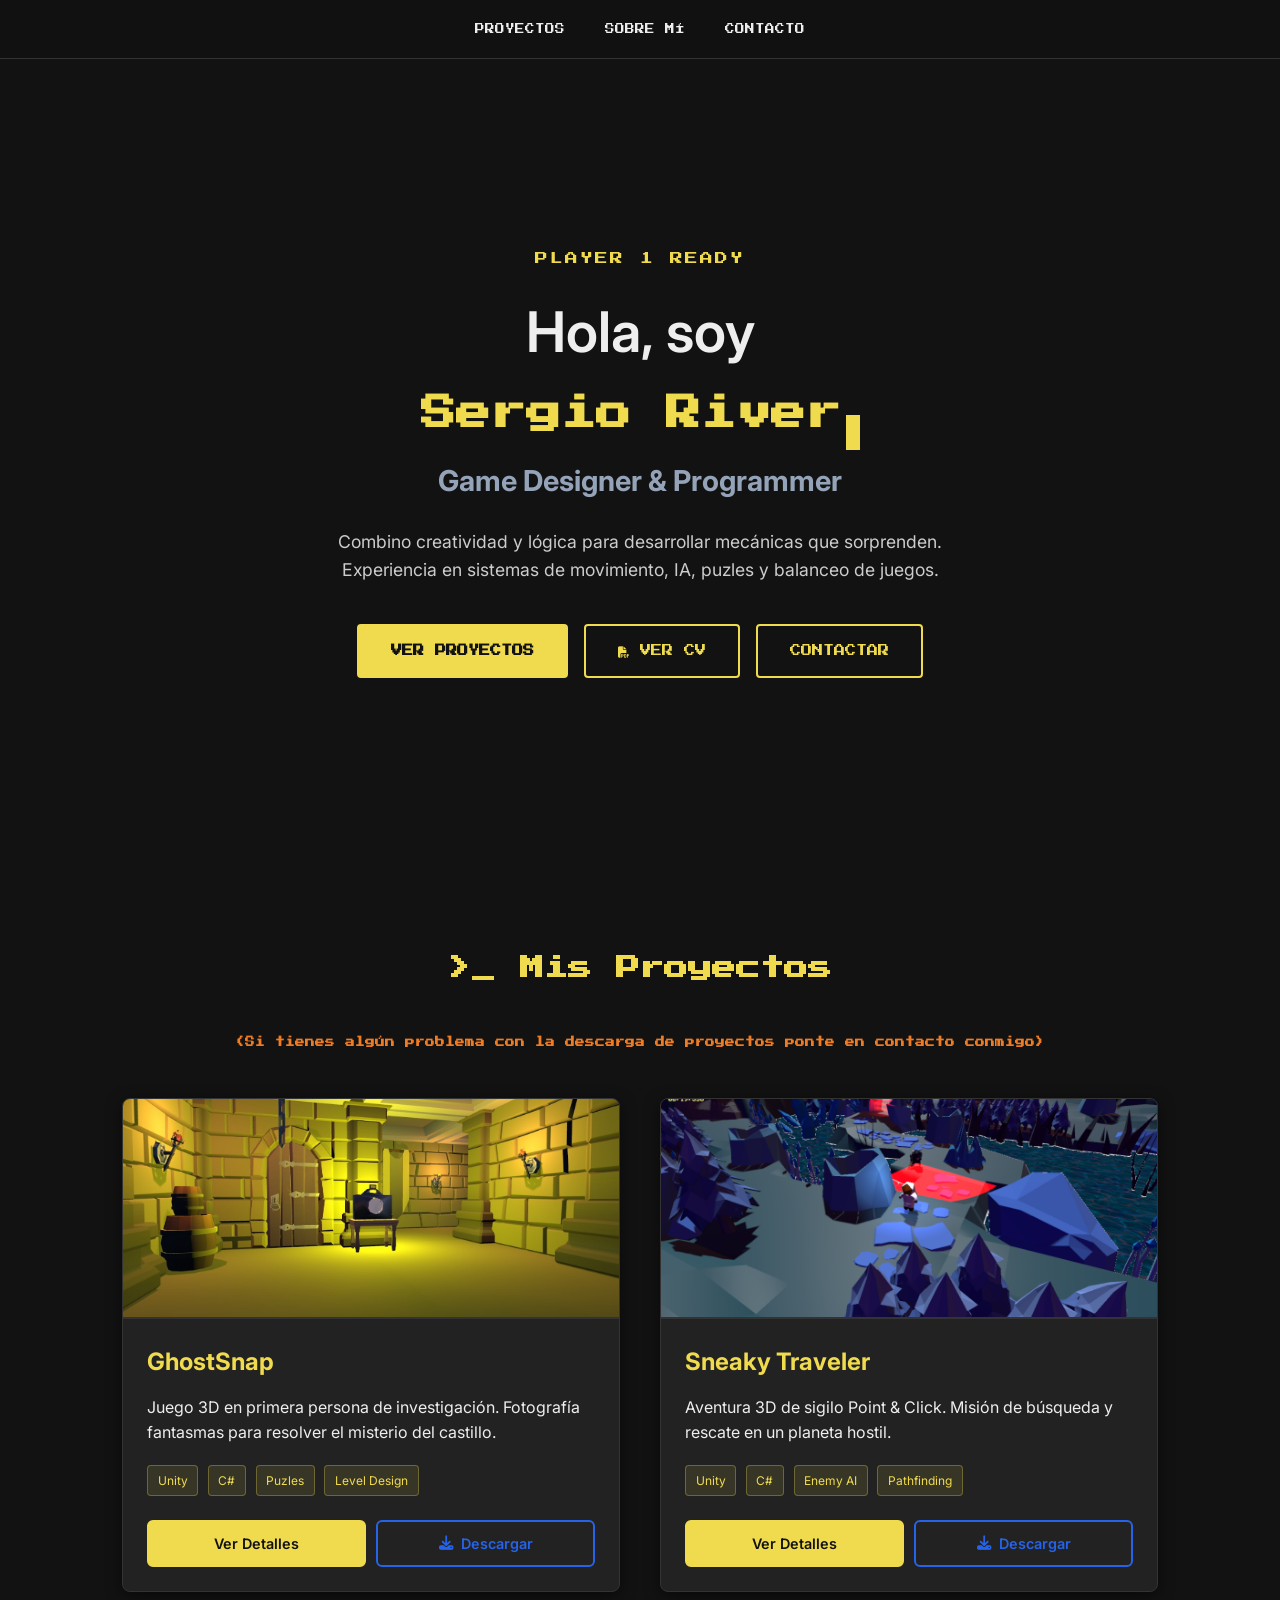
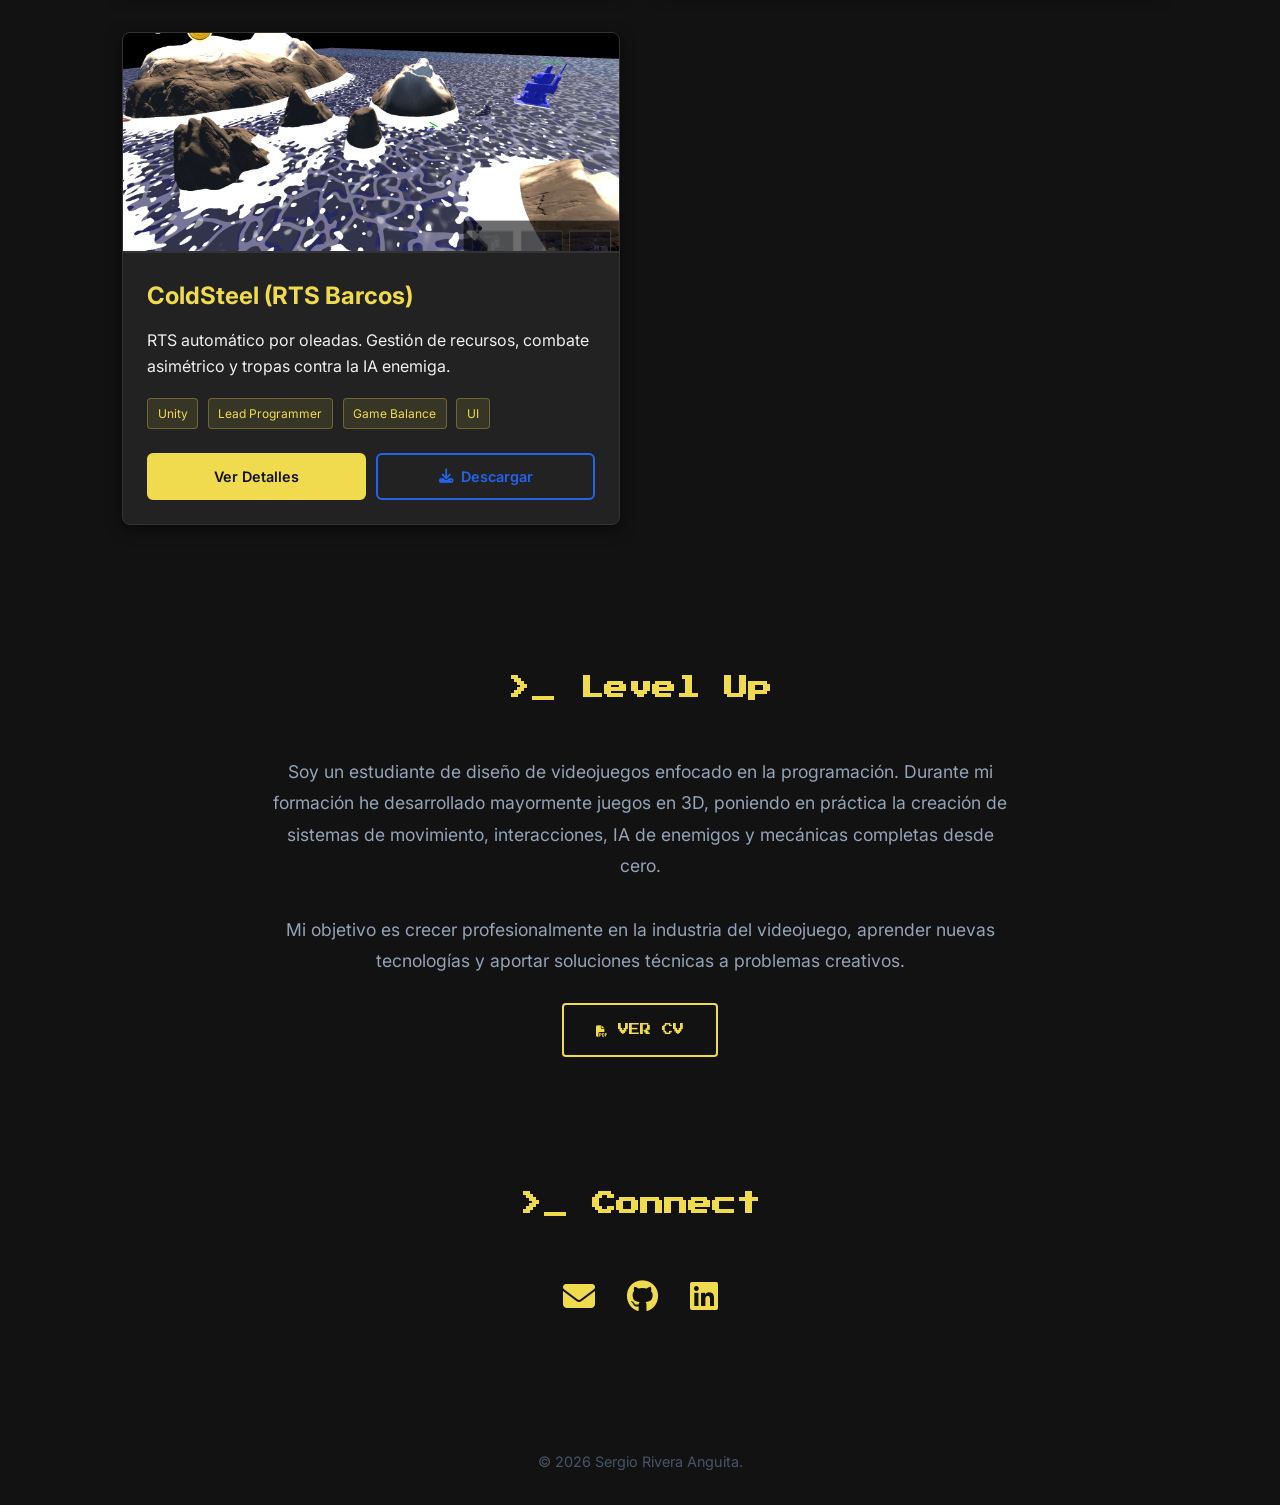
<file: index.html>
﻿<!DOCTYPE html>
<html lang="es">
<head>
    <meta charset="UTF-8" />
    <meta name="viewport" content="width=device-width, initial-scale=1" />
    <title>Portfolio | Sergio Rivera Anguita - Game Developer</title>
    <!-- Fuentes: Press Start 2P (Títulos/Gamer) e Inter (Textos legibles) -->
    <link href="https://fonts.googleapis.com/css2?family=Inter:wght@400;600&family=Press+Start+2P&display=swap" rel="stylesheet" />
    <link rel="stylesheet" href="style.css" />
    <link rel="stylesheet" href="https://cdnjs.cloudflare.com/ajax/libs/font-awesome/6.4.0/css/all.min.css"/>
</head>
<body>

<!-- NAV MINIMALISTA (Opcional, pero útil) -->
<nav>
    <ul>
        <li><a href="#proyectos" class="nav-link">Proyectos</a></li>
        <li><a href="#about" class="nav-link">Sobre mí</a></li>
        <li><a href="#contact" class="nav-link">Contacto</a></li>
    </ul>
</nav>

<!-- 1. HERO SECTION: Quién eres y qué haces -->
<header class="hero">
    <div class="hero-content">
        <p class="player-tag">Player 1 Ready</p>
        <h1>Hola, soy <br><span class="highlight" id="typewriter"></span><span class="cursor"></span></h1>
        <h2>Game Designer & Programmer</h2>
        <p class="subtitle">Combino creatividad y lógica para desarrollar mecánicas que sorprenden. <br>Experiencia en sistemas de movimiento, IA, puzles y balanceo de juegos.</p>
        <div class="cta-group">
            <a href="#proyectos" class="btn btn-primary">VER PROYECTOS</a>
            <a href="assets/files/CV_SergioRiveraAnguita.pdf" target="_blank" rel="noopener" class="btn btn-secondary"><i class="fas fa-file-pdf"></i> VER CV</a>
            <a href="#contact" class="btn btn-secondary">CONTACTAR</a>
        </div>
    </div>
</header>

<!-- 2. SECCIÓN DE PROYECTOS: Tu trabajo al instante -->
<section id="proyectos" class="projects-section">
    <h2 class="section-title">>_ Mis Proyectos</h2>
    <h5 class="subsection-title"> (Si tienes algún problema con la descarga de proyectos ponte en contacto conmigo)</h5>
   

    <div class="projects-grid">

        <!-- PROYECTO 1: GhostSnap -->
        <article class="project-card" id="ghostsnap">
            <div class="card-image" style="background-image: url('assets/images/GhostSnap1.jpg');"></div>
            <div class="card-content">
                <h3><a href="ProyectsHtml/ghostsnap.html" class="enlace-detalles titulo-enlace">GhostSnap</a></h3>
                <p>Juego 3D en primera persona de investigación. Fotografía fantasmas para resolver el misterio del castillo.</p>
                <div class="tech-stack">
                    <span class="tech-tag">Unity</span>
                    <span class="tech-tag">C#</span>
                    <span class="tech-tag">Puzles</span>
                    <span class="tech-tag">Level Design</span>
                </div>

                <div class="card-links" style="display: flex; gap: 10px;">

                    <!-- Añadimos btn-detalles -->
                    <a href="ProyectsHtml/ghostsnap.html" class="btn-link btn-detalles">Ver Detalles</a>

                    <!-- Añadimos btn-descarga -->
                    <a href="assets/files/GhostSnap_Build.zip" download="GhostSnap_Build.zip" class="btn-link btn-descarga"><i class="fas fa-download"></i> Descargar</a>

                </div>
            </div>
        </article>

        <!-- PROYECTO 2: Sneaky Traveler -->
        <article class="project-card" id="sneakytraveler">
            <div class="card-image" style="background-image: url('assets/images/SneakyTraveller1.png');"></div>
            <div class="card-content">

                <!-- El enlace invisible ahora nace desde el título -->
                <h3><a href="ProyectsHtml/sneakytraveler.html" class="enlace-detalles titulo-enlace">Sneaky Traveler</a></h3>

                <p>Aventura 3D de sigilo Point & Click. Misión de búsqueda y rescate en un planeta hostil.</p>
                <div class="tech-stack">
                    <span class="tech-tag">Unity</span>
                    <span class="tech-tag">C#</span>
                    <span class="tech-tag">Enemy AI</span>
                    <span class="tech-tag">Pathfinding</span>
                </div>

               
                
                <div class="card-links" style="display: flex; gap: 10px;">
                    <!-- Añadimos btn-detalles -->
                    <a href="ProyectsHtml/sneakytraveler.html" class="btn-link btn-detalles">Ver Detalles</a>
                    <!-- Añadimos btn-descarga -->
                    <a href="assets/files/SneakyTraveler_Build.zip" download="SneakyTraveler_Build.zip" class="btn-link btn-descarga"><i class="fas fa-download"></i> Descargar</a>
                </div>
                
            </div>
        </article>

        <!-- PROYECTO 3: RTS Barcos -->
        <article class="project-card" id="coldsteel">
            <div class="card-image" style="background-image: url('assets/images/Barcos2.png');"></div>
            <div class="card-content">

                <!-- 1. El título contiene el enlace estirado que hace clickable TODA la tarjeta -->
                <h3><a href="ProyectsHtml/coldsteel.html" class="enlace-detalles titulo-enlace">ColdSteel (RTS Barcos)</a></h3>

                <p>RTS automático por oleadas. Gestión de recursos, combate asimétrico y tropas contra la IA enemiga.</p>
                <div class="tech-stack">
                    <span class="tech-tag">Unity</span>
                    <span class="tech-tag">Lead Programmer</span>
                    <span class="tech-tag">Game Balance</span>
                    <span class="tech-tag">UI</span>
                </div>
                
                <div class="card-links" style="display: flex; gap: 10px;">
                    <!-- Añadimos btn-detalles -->
                    <a href="ProyectsHtml/coldsteel.html" class="btn-link btn-detalles">Ver Detalles</a>
                    <!-- Añadimos btn-descarga -->
                    <a href="assets/files/ColdSteel_Build.zip" download="ColdSteel_Build.zip" class="btn-link btn-descarga"><i class="fas fa-download"></i> Descargar</a>
                </div>
            </div>
        </article>

    </div>
</section>

<!-- 3. SOBRE MÍ (Más detallado para quien quiera leer más) -->
<section id="about" class="about-section" style="padding: 4rem 2rem; max-width: 800px; margin: 0 auto; text-align: center;">
    <h2 class="section-title">>_ Level Up</h2>
    <p style="color: #94a3b8; font-size: 1.1rem; line-height: 1.8;">
        Soy un estudiante de diseño de videojuegos enfocado en la programación. Durante mi formación he desarrollado mayormente juegos en 3D, poniendo en práctica la creación de sistemas de movimiento, interacciones, IA de enemigos y mecánicas completas desde cero.
        <br><br>
        Mi objetivo es crecer profesionalmente en la industria del videojuego, aprender nuevas tecnologías y aportar soluciones técnicas a problemas creativos.
    </p>
    <br>
    <a href="assets/files/CV_SergioRiveraAnguita.pdf" target="_blank" rel="noopener" class="btn btn-secondary"><i class="fas fa-file-pdf"></i> VER CV</a>
</section>

<!-- 4. CONTACTO -->
<section id="contact" class="contact-section" style="padding: 4rem 2rem; text-align: center;">
    <h2 class="section-title">>_ Connect</h2>
    <div class="social-icons-final" role="list" style="font-size: 2rem; display: flex; justify-content: center; gap: 2rem;">
        <a href="mailto:sergiorivera01@gmail.com" aria-label="Email" style="color: var(--accent-color);"><i class="fas fa-envelope"></i></a>
        <a href="https://github.com/SergioRivera01" target="_blank" aria-label="GitHub" rel="noopener" style="color: var(--accent-color);"><i class="fab fa-github"></i></a>
        <a href="https://www.linkedin.com/in/sergio-rivera-anguita/" target="_blank" aria-label="LinkedIn" rel="noopener" style="color: var(--accent-color);"><i class="fab fa-linkedin"></i></a>
    </div>
</section>

<footer style="text-align: center; padding: 2rem; color: #475569; font-size: 0.9rem;">
    <p>© 2026 Sergio Rivera Anguita.</p>
</footer>

<!-- Tu script original (si tenías lógica de carrusel que quieras adaptar o simplemente para navegación suave) -->
<script src="functions.js" defer></script>

</body>
</html>
</file>
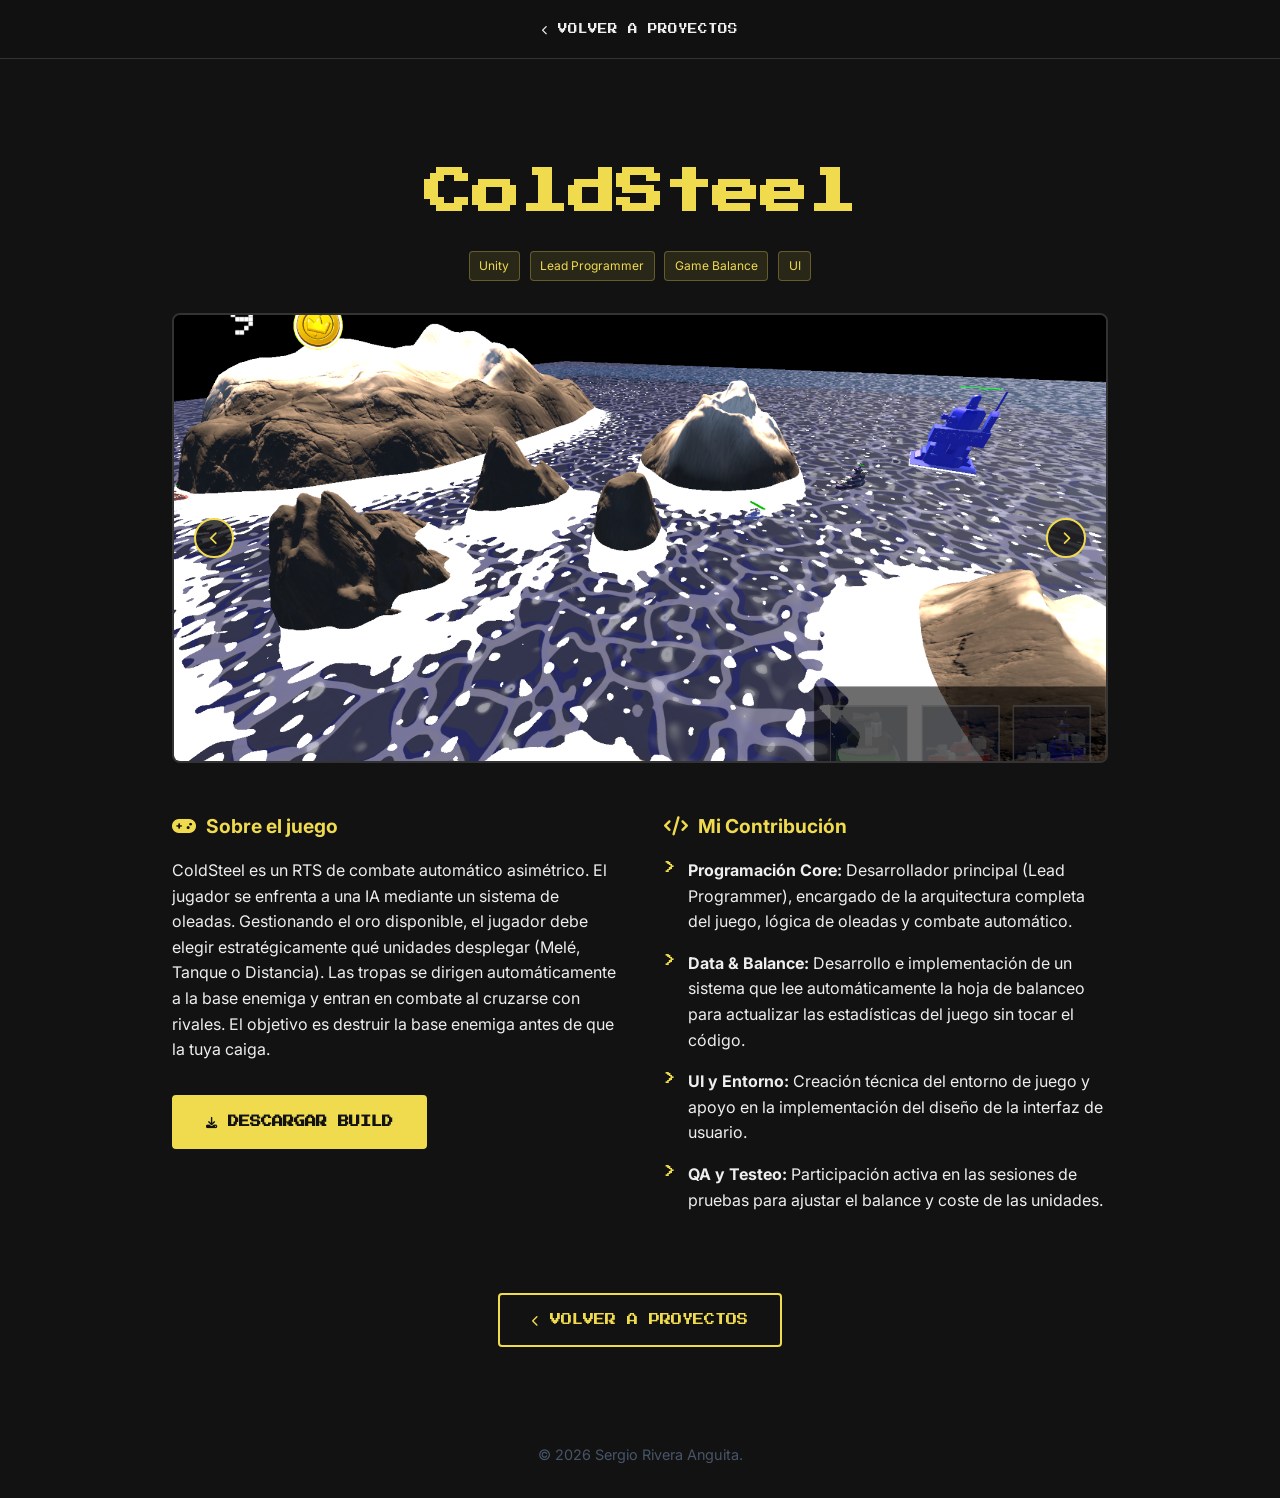
<file: ProyectsHtml/coldsteel.html>
<!DOCTYPE html>
<html lang="es">
<head>
    <meta charset="UTF-8" />
    <meta name="viewport" content="width=device-width, initial-scale=1" />
    <title>ColdSteel | Sergio Rivera</title>
    <link href="https://fonts.googleapis.com/css2?family=Inter:wght@400;600&family=Press+Start+2P&display=swap" rel="stylesheet" />
    <link rel="stylesheet" href="../style.css" />
    <link rel="stylesheet" href="https://cdnjs.cloudflare.com/ajax/libs/font-awesome/6.4.0/css/all.min.css"/>
</head>
<body>

<nav>
    <ul>
        <li><a href="../index.html#coldsteel" class="nav-link"><i class="fas fa-chevron-left"></i> Volver a proyectos</a></li>
    </ul>
</nav>

<main class="project-detail">
    <header class="detail-header">
        <h1 class="highlight">ColdSteel</h1>
        <div class="tech-stack justify-center">
            <span class="tech-tag">Unity</span>
            <span class="tech-tag">Lead Programmer</span>
            <span class="tech-tag">Game Balance</span>
            <span class="tech-tag">UI</span>
        </div>
    </header>

    <div class="project-carousel" aria-label="Galería de imágenes ColdSteel">
        <img src="../assets/images/Barcos2.png" alt="ColdSteel Escenario" class="active" />
        <img src="../assets/images/Barcos3.png" alt="ColdSteel Unidades" />
        <img src="../assets/images/Barcos4.png" alt="ColdSteel Combate" />
        <img src="../assets/images/Barcos5.png" alt="ColdSteel Base" />
        <button class="prev" aria-label="Imagen anterior"><i class="fas fa-chevron-left"></i></button>
        <button class="next" aria-label="Imagen siguiente"><i class="fas fa-chevron-right"></i></button>
    </div>

    <div class="detail-content">
        <section class="game-info">
            <h3><i class="fas fa-gamepad"></i> Sobre el juego</h3>
            <p>ColdSteel es un RTS de combate automático asimétrico. El jugador se enfrenta a una IA mediante un sistema de oleadas. Gestionando el oro disponible, el jugador debe elegir estratégicamente qué unidades desplegar (Melé, Tanque o Distancia). Las tropas se dirigen automáticamente a la base enemiga y entran en combate al cruzarse con rivales. El objetivo es destruir la base enemiga antes de que la tuya caiga.</p>

            <div class="action-buttons">
                <a href="../assets/files/ColdSteel_Build.zip" download="ColdSteel_Build.zip" class="btn btn-primary"><i class="fas fa-download"></i> Descargar Build</a>
                <!--<a href="URL_DE_TU_GITHUB" target="_blank" class="btn btn-secondary"><i class="fab fa-github"></i> Ver Código</a>-->
            </div>
        </section>

        <section class="my-role">
            <h3><i class="fas fa-code"></i> Mi Contribución</h3>
            <ul class="role-list">
                <li><strong>Programación Core:</strong> Desarrollador principal (Lead Programmer), encargado de la arquitectura completa del juego, lógica de oleadas y combate automático.</li>
                <li><strong>Data & Balance:</strong> Desarrollo e implementación de un sistema que lee automáticamente la hoja de balanceo para actualizar las estadísticas del juego sin tocar el código.</li>
                <li><strong>UI y Entorno:</strong> Creación técnica del entorno de juego y apoyo en la implementación del diseño de la interfaz de usuario.</li>
                <li><strong>QA y Testeo:</strong> Participación activa en las sesiones de pruebas para ajustar el balance y coste de las unidades.</li>
            </ul>
        </section>
    </div>
    <div class="bottom-nav">
        <a href="../index.html#coldsteel" class="btn btn-secondary"><i class="fas fa-chevron-left"></i> Volver a proyectos</a>
    </div>
</main>

<footer style="text-align: center; padding: 2rem; color: #475569; font-size: 0.9rem;">
    <p>© 2026 Sergio Rivera Anguita.</p>
</footer>

<script src="../functions.js" defer></script>
</body>
</html>
</file>
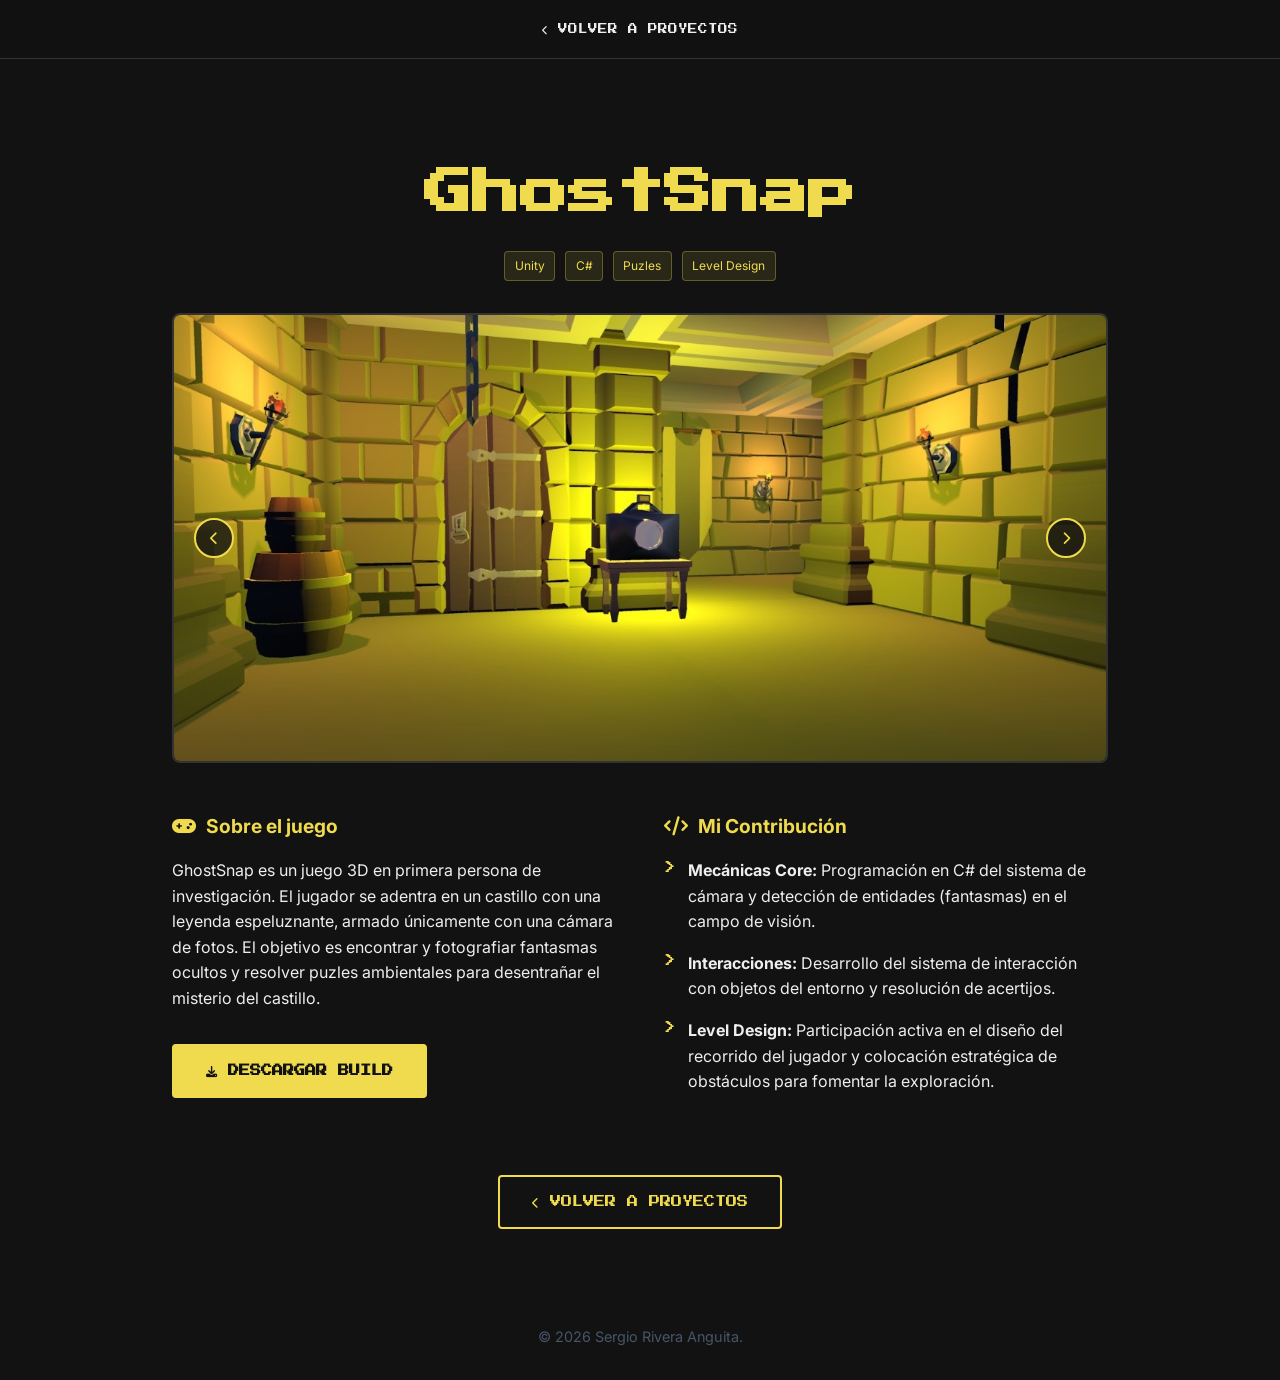
<file: ProyectsHtml/ghostsnap.html>
<!DOCTYPE html>
<html lang="es">
<head>
    <meta charset="UTF-8" />
    <meta name="viewport" content="width=device-width, initial-scale=1" />
    <title>GhostSnap | Sergio Rivera</title>
    <link href="https://fonts.googleapis.com/css2?family=Inter:wght@400;600&family=Press+Start+2P&display=swap" rel="stylesheet" />
    <link rel="stylesheet" href="../style.css" />
    <link rel="stylesheet" href="https://cdnjs.cloudflare.com/ajax/libs/font-awesome/6.4.0/css/all.min.css"/>
</head>
<body>

<!-- Navegación simple para volver atrás -->
<nav>
    <ul>
        <li><a href="../index.html#ghostsnap" class="nav-link"><i class="fas fa-chevron-left"></i> Volver a proyectos</a></li>
    </ul>
    </ul>
</nav>

<main class="project-detail">
    <header class="detail-header">
        <h1 class="highlight">GhostSnap</h1>
        <div class="tech-stack justify-center">
            <span class="tech-tag">Unity</span>
            <span class="tech-tag">C#</span>
            <span class="tech-tag">Puzles</span>
            <span class="tech-tag">Level Design</span>
        </div>
    </header>

    <!-- Carrusel rescatado y optimizado -->
    <div class="project-carousel" aria-label="Galería de imágenes GhostSnap">
        <img src="../assets/images/GhostSnap1.jpg" alt="GhostSnap Gameplay 1" class="active" />
        <img src="../assets/images/GhostSnap2.jpg" alt="GhostSnap Puzle 2" />
        <img src="../assets/images/GhostSnap3.jpg" alt="GhostSnap Entorno 3" />
        <button class="prev" aria-label="Imagen anterior"><i class="fas fa-chevron-left"></i></button>
        <button class="next" aria-label="Imagen siguiente"><i class="fas fa-chevron-right"></i></button>
    </div>

    <!-- Contenido dividido a dos columnas -->
    <div class="detail-content">
        <section class="game-info">
            <h3><i class="fas fa-gamepad"></i> Sobre el juego</h3>
            <p>GhostSnap es un juego 3D en primera persona de investigación. El jugador se adentra en un castillo con una leyenda espeluznante, armado únicamente con una cámara de fotos. El objetivo es encontrar y fotografiar fantasmas ocultos y resolver puzles ambientales para desentrañar el misterio del castillo.</p>

            <div class="action-buttons">
                <a href="../assets/files/GhostSnap_Build.zip" download="GhostSnap_Build.zip" class="btn btn-primary"><i class="fas fa-download"></i> Descargar Build</a>
                <!--<a href="URL_DE_TU_GITHUB" target="_blank" class="btn btn-secondary"><i class="fab fa-github"></i> Ver Código</a>-->
            </div>
        </section>

        <section class="my-role">
            <h3><i class="fas fa-code"></i> Mi Contribución</h3>
            <ul class="role-list">
                <li><strong>Mecánicas Core:</strong> Programación en C# del sistema de cámara y detección de entidades (fantasmas) en el campo de visión.</li>
                <li><strong>Interacciones:</strong> Desarrollo del sistema de interacción con objetos del entorno y resolución de acertijos.</li>
                <li><strong>Level Design:</strong> Participación activa en el diseño del recorrido del jugador y colocación estratégica de obstáculos para fomentar la exploración.</li>
            </ul>
        </section>
    </div>
    <div class="bottom-nav">
        <a href="../index.html#ghostsnap" class="btn btn-secondary"><i class="fas fa-chevron-left"></i> Volver a proyectos</a>
    </div>
</main>

<footer style="text-align: center; padding: 2rem; color: #475569; font-size: 0.9rem;">
    <p>© 2026 Sergio Rivera Anguita.</p>
</footer>

<script src="../functions.js" defer></script>
</body>
</html>
</file>
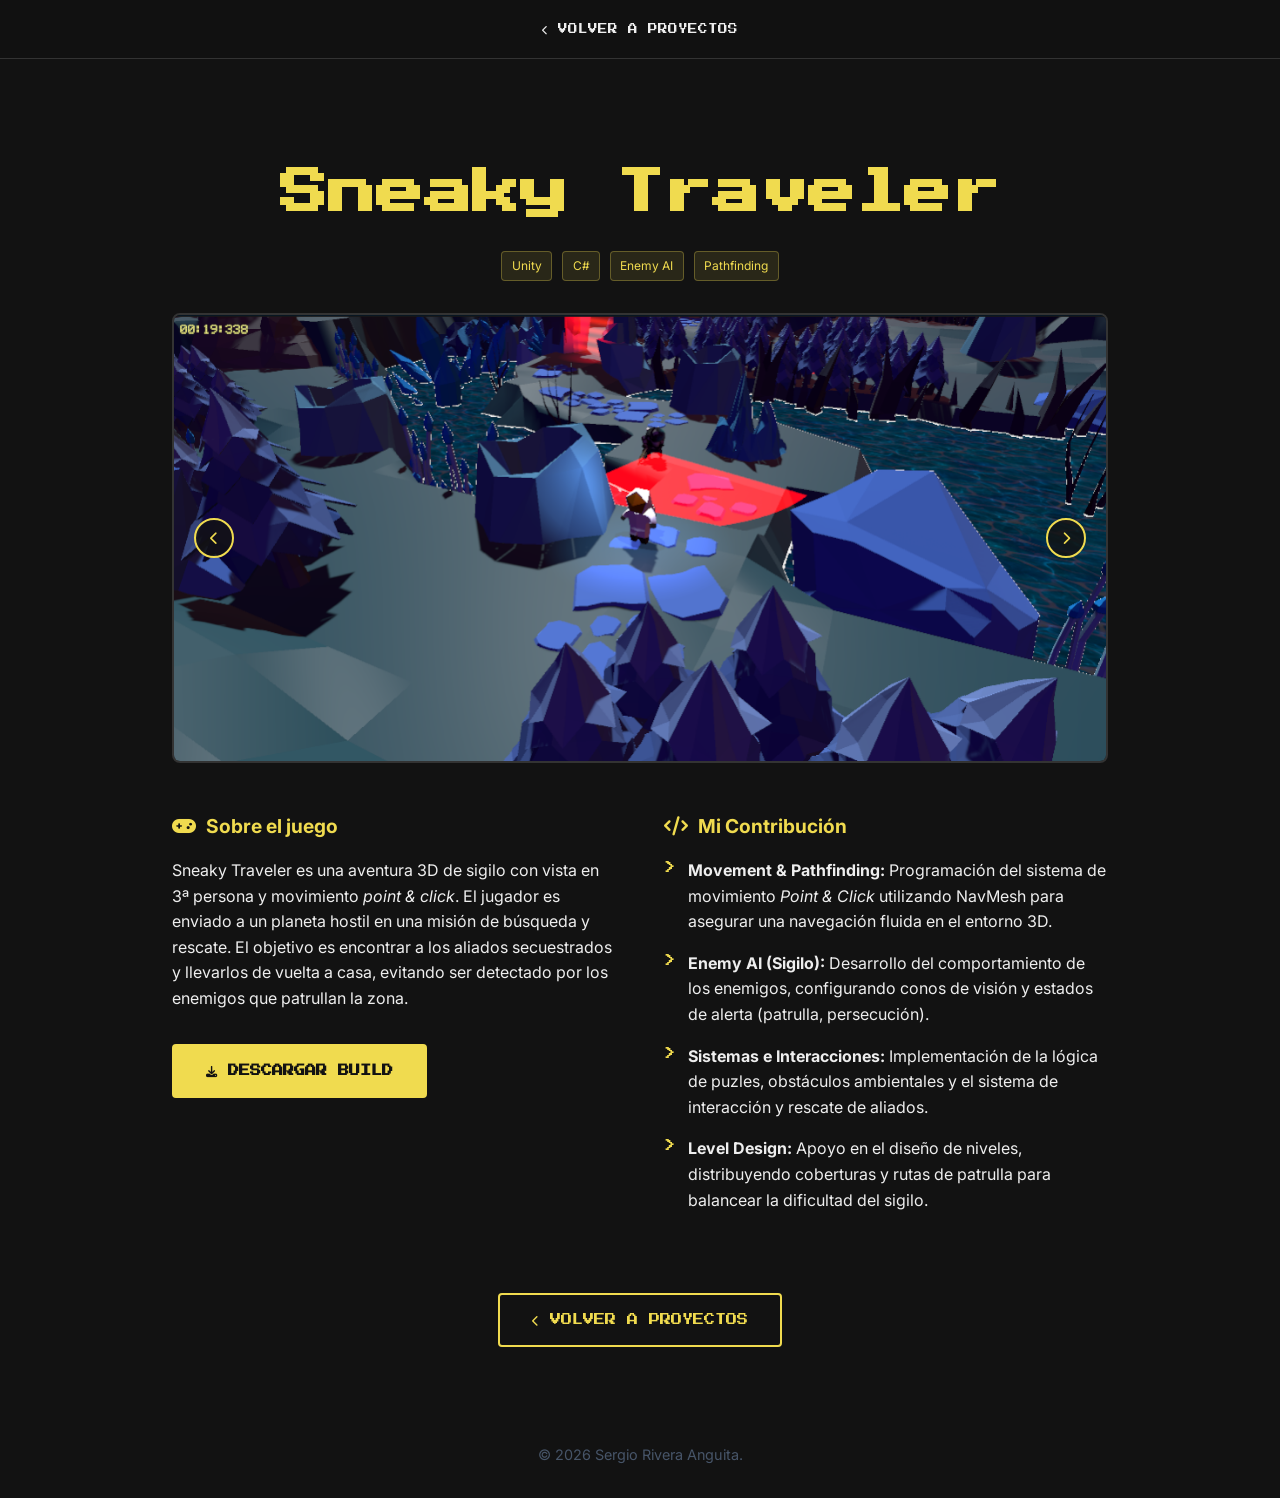
<file: ProyectsHtml/sneakytraveler.html>
<!DOCTYPE html>
<html lang="es">
<head>
    <meta charset="UTF-8" />
    <meta name="viewport" content="width=device-width, initial-scale=1" />
    <title>Sneaky Traveler | Sergio Rivera</title>
    <link href="https://fonts.googleapis.com/css2?family=Inter:wght@400;600&family=Press+Start+2P&display=swap" rel="stylesheet" />
    <link rel="stylesheet" href="../style.css" />
    <link rel="stylesheet" href="https://cdnjs.cloudflare.com/ajax/libs/font-awesome/6.4.0/css/all.min.css"/>
</head>
<body>

<!-- Navegación para volver al portfolio principal -->
<nav>
    <ul>
        <li><a href="../index.html#sneakytraveler" class="nav-link"><i class="fas fa-chevron-left"></i> Volver a proyectos</a></li>
    </ul>
</nav>

<main class="project-detail">
    <header class="detail-header">
        <h1 class="highlight">Sneaky Traveler</h1>
        <div class="tech-stack justify-center">
            <span class="tech-tag">Unity</span>
            <span class="tech-tag">C#</span>
            <span class="tech-tag">Enemy AI</span>
            <span class="tech-tag">Pathfinding</span>
        </div>
    </header>

    <!-- Carrusel de imágenes -->
    <div class="project-carousel" aria-label="Galería de imágenes Sneaky Traveler">
        <img src="../assets/images/SneakyTraveller1.png" alt="Sneaky Traveler Gameplay 1" class="active" />
        <img src="../assets/images/SneakyTraveller2.png" alt="Sneaky Traveler Escenario 2" />
        <img src="../assets/images/SneakyTraveller3.png" alt="Sneaky Traveler Interacción 3" />
        <img src="../assets/images/SneakyTraveller4.png" alt="Sneaky Traveler Enemigos 4" />
        <button class="prev" aria-label="Imagen anterior"><i class="fas fa-chevron-left"></i></button>
        <button class="next" aria-label="Imagen siguiente"><i class="fas fa-chevron-right"></i></button>
    </div>

    <!-- Contenido dividido a dos columnas -->
    <div class="detail-content">
        <section class="game-info">
            <h3><i class="fas fa-gamepad"></i> Sobre el juego</h3>
            <p>Sneaky Traveler es una aventura 3D de sigilo con vista en 3ª persona y movimiento <em>point & click</em>. El jugador es enviado a un planeta hostil en una misión de búsqueda y rescate. El objetivo es encontrar a los aliados secuestrados y llevarlos de vuelta a casa, evitando ser detectado por los enemigos que patrullan la zona.</p>

            <div class="action-buttons">
                <a href="../assets/files/SneakyTraveler_Build.zip" download="SneakyTraveler_Build.zip" class="btn btn-primary"><i class="fas fa-download"></i> Descargar Build</a>
                <!--<a href="URL_DE_TU_GITHUB" target="_blank" class="btn btn-secondary"><i class="fab fa-github"></i> Ver Código</a>-->
            </div>
        </section>

        <section class="my-role">
            <h3><i class="fas fa-code"></i> Mi Contribución</h3>
            <ul class="role-list">
                <li><strong>Movement & Pathfinding:</strong> Programación del sistema de movimiento <em>Point & Click</em> utilizando NavMesh para asegurar una navegación fluida en el entorno 3D.</li>
                <li><strong>Enemy AI (Sigilo):</strong> Desarrollo del comportamiento de los enemigos, configurando conos de visión y estados de alerta (patrulla, persecución).</li>
                <li><strong>Sistemas e Interacciones:</strong> Implementación de la lógica de puzles, obstáculos ambientales y el sistema de interacción y rescate de aliados.</li>
                <li><strong>Level Design:</strong> Apoyo en el diseño de niveles, distribuyendo coberturas y rutas de patrulla para balancear la dificultad del sigilo.</li>
            </ul>
        </section>
    </div>
    <div class="bottom-nav">
        <a href="../index.html#sneakytraveler" class="btn btn-secondary"><i class="fas fa-chevron-left"></i> Volver a proyectos</a>
    </div>
</main>

<footer style="text-align: center; padding: 2rem; color: #475569; font-size: 0.9rem;">
    <p>© 2026 Sergio Rivera Anguita.</p>
</footer>

<!-- Usamos el mismo archivo JS que ya tiene la lógica del carrusel -->
<script src="../functions.js" defer></script>
</body>
</html>
</file>
<file: style.css>
/* =========================================
   1. VARIABLES Y RESET
   ========================================= */
:root {
    --bg-color: #121212;
    --card-bg: #222222;
    --text-main: #eeeeee;
    --text-muted: #94a3b8;
    --accent-color: #f0db4f;
    --accent-hover: #d4c13a;
    --btn-blue: #2563eb;
    --btn-blue-hover: #1d4ed8;

    --font-titles: 'Press Start 2P', cursive;
    --font-text: 'Inter', sans-serif;
}

* {
    margin: 0;
    padding: 0;
    box-sizing: border-box;
}

html {
    scroll-behavior: smooth;
    scroll-padding-top: 80px;
}

body {
    font-family: var(--font-text);
    background-color: var(--bg-color);
    color: var(--text-main);
    line-height: 1.6;
}

/* Accesibilidad */
a:focus-visible, button:focus-visible {
    outline: 3px solid var(--accent-color);
    outline-offset: 3px;
}

/* =========================================
   2. NAVEGACIÓN
   ========================================= */
nav {
    background-color: rgba(18, 18, 18, 0.95);
    padding: 1rem;
    position: sticky;
    top: 0;
    z-index: 100;
    backdrop-filter: blur(8px);
    border-bottom: 1px solid #333;
}

nav ul {
    list-style: none;
    display: flex;
    justify-content: center;
    gap: 2.5rem;
}

.nav-link {
    color: var(--text-main);
    text-decoration: none;
    font-family: var(--font-titles);
    font-size: 0.6rem;
    text-transform: uppercase;
    transition: color 0.3s ease;
}

.nav-link:hover {
    color: var(--accent-color);
}

/* =========================================
   3. HERO SECTION Y ANIMACIONES
   ========================================= */
.hero {
    min-height: 90vh;
    display: flex;
    align-items: center;
    justify-content: center;
    text-align: center;
    padding: 2rem;
}

.hero-content {
    max-width: 800px;
}

.player-tag {
    color: var(--accent-color);
    font-family: var(--font-titles);
    font-size: 0.8rem;
    margin-bottom: 1.5rem;
    text-transform: uppercase;
    letter-spacing: 2px;
    animation: neon-pulse 3s ease-in-out infinite;
}

@keyframes neon-pulse {
    0%, 100% {
        opacity: 1;
        text-shadow: 0 0 8px rgba(240, 219, 79, 0.6);
    }
    50% {
        opacity: 0.4;
        text-shadow: none;
    }
}

.hero h1 {
    font-size: 3.5rem;
    font-weight: 600;
    margin-bottom: 0.5rem;
    line-height: 1.4;
}

/* Animación de Texto JS - Sin nowrap para que baje de línea */
.highlight {
    color: var(--accent-color);
    font-family: var(--font-titles);
    font-size: 2.2rem;
}

/* El cursor parpadeante separado para que funcione el salto de línea */
.cursor {
    display: inline-block;
    width: 14px;
    height: 2.2rem;
    background-color: var(--accent-color);
    vertical-align: bottom;
    margin-left: 5px;
    animation: blink-cursor 0.8s step-end infinite;
}

@keyframes blink-cursor {
    0%, 100% {
        opacity: 1;
    }
    50% {
        opacity: 0;
    }
}

.hero h2 {
    font-size: 1.8rem;
    color: var(--text-muted);
    margin-bottom: 1.5rem;
}

.subtitle {
    font-size: 1.1rem;
    margin-bottom: 2.5rem;
    color: #ccc;
}

/* Botones principales Hero */
.cta-group {
    display: flex;
    gap: 1rem;
    justify-content: center;
    flex-wrap: wrap;
}

.btn {
    display: inline-block;
    padding: 1rem 2rem;
    font-family: var(--font-titles);
    font-size: 0.7rem;
    text-decoration: none;
    text-transform: uppercase;
    border-radius: 4px;
    transition: all 0.3s ease;
}

.btn-primary {
    background-color: var(--accent-color);
    color: var(--bg-color);
    border: 2px solid var(--accent-color);
    font-weight: bold;
}

.btn-primary:hover {
    background-color: transparent;
    color: var(--accent-color);
}

.btn-secondary {
    background-color: transparent;
    color: var(--accent-color);
    border: 2px solid var(--accent-color);
}

.btn-secondary:hover {
    background-color: var(--accent-color);
    color: var(--bg-color);
}

.bottom-nav {
    text-align: center;
    margin-top: 4rem; /* Separa el botón del contenido de arriba */
    padding-bottom: 2rem;
}

/* =========================================
   4. TARJETAS DE PROYECTOS
   ========================================= */
.projects-section {
    padding: 5rem 2rem;
    max-width: 1100px;
    margin: 0 auto;
}

.section-title {
    font-family: var(--font-titles);
    font-size: 1.5rem;
    margin-bottom: 3rem;
    color: var(--accent-color);
    text-align: center;
}

.subsection-title{
    font-family: var(--font-titles);
    font-size: 0.6rem;
    margin-bottom: 3rem;
    color: #ef7c23;
    text-align: center;
}

.projects-grid {
    display: grid;
    grid-template-columns: repeat(auto-fit, minmax(320px, 1fr));
    gap: 2.5rem;
}

.project-card {
    position: relative;
    background-color: var(--card-bg);
    border-radius: 8px;
    overflow: hidden;
    box-shadow: 0 4px 15px rgba(0, 0, 0, 0.5);
    border: 1px solid #333;
    transition: transform 0.3s ease, border-color 0.3s ease, box-shadow 0.3s ease;
    display: block;
    text-decoration: none;
    color: var(--text-main);
}

.project-card:hover {
    transform: translateY(-5px);
    border-color: var(--accent-color);
    box-shadow: 0 8px 25px rgba(240, 219, 79, 0.15);
}

.card-image {
    height: 220px;
    background-size: cover;
    background-position: center;
    border-bottom: 2px solid #333;
}

.card-content {
    padding: 1.5rem;
}

.card-content h3 {
    font-size: 1.5rem;
    color: var(--accent-color);
    margin-bottom: 0.8rem;
}

.titulo-enlace {
    color: inherit;
    text-decoration: none;
}

.tech-stack {
    margin: 1.2rem 0;
    display: flex;
    gap: 0.6rem;
    flex-wrap: wrap;
}

.tech-tag {
    background-color: rgba(240, 219, 79, 0.1);
    color: var(--accent-color);
    padding: 0.3rem 0.6rem;
    border-radius: 4px;
    font-size: 0.75rem;
    border: 1px solid rgba(240, 219, 79, 0.3);
}

/* Enlaces invisibles y caja de botones */
.enlace-detalles::after {
    content: "";
    position: absolute;
    top: 0;
    left: 0;
    right: 0;
    bottom: 0;
    z-index: 1;
}

.card-links {
    display: flex;
    gap: 10px;
    margin-top: 1.5rem;
    position: relative;
    z-index: 2; /* Salva los botones de la capa invisible */
}

/* Estilos base de los botones de tarjeta */
.btn-link {
    flex: 1;
    padding: 10px;
    text-align: center;
    font-size: 0.9rem;
    font-weight: 600;
    text-decoration: none;
    border-radius: 6px;
    transition: all 0.3s ease;
    cursor: pointer;
    display: flex;
    justify-content: center;
    align-items: center;
    gap: 8px;
}

.btn-link:active {
    transform: translateY(2px);
}

/* Variantes de botones */
.btn-detalles {
    background-color: var(--accent-color) !important;
    color: var(--bg-color) !important;
    border: 2px solid var(--accent-color) !important;
}

.btn-detalles:hover {
    background-color: transparent !important;
    color: var(--accent-color) !important;
}

.btn-descarga, .enlace-descarga {
    background-color: transparent !important;
    color: var(--btn-blue) !important;
    border: 2px solid var(--btn-blue) !important;
    position: relative;
    z-index: 2;
}

.btn-descarga:hover, .enlace-descarga:hover {
    background-color: var(--btn-blue) !important;
    color: #ffffff !important;
}

/* =========================================
   5. PÁGINAS DE DETALLE DE PROYECTO
   ========================================= */
.project-detail {
    max-width: 1000px;
    margin: 0 auto;
    padding: 6rem 2rem 2rem;
}

.detail-header {
    text-align: center;
    margin-bottom: 2rem;
}

.detail-header .highlight {
    font-size: 3rem;
    animation: none;
    border: none;
    width: auto;
    white-space: normal;
}

.justify-center {
    justify-content: center;
    margin-bottom: 2rem;
}

.project-carousel {
    position: relative;
    width: 100%;
    height: 450px;
    border-radius: 8px;
    overflow: hidden;
    border: 2px solid #333;
    margin-bottom: 3rem;
}

.project-carousel img {
    position: absolute;
    width: 100%;
    height: 100%;
    object-fit: cover;
    opacity: 0;
    transition: opacity 0.4s ease-in-out;
}

.project-carousel img.active {
    opacity: 1;
    z-index: 1;
}

.project-carousel button {
    position: absolute;
    top: 50%;
    transform: translateY(-50%);
    z-index: 2;
    background-color: rgba(18, 18, 18, 0.8);
    color: var(--accent-color);
    border: 2px solid var(--accent-color);
    width: 40px;
    height: 40px;
    border-radius: 50%;
    cursor: pointer;
    transition: all 0.2s ease;
}

.project-carousel button:hover {
    background-color: var(--accent-color);
    color: var(--bg-color);
}

.project-carousel button.prev {
    left: 20px;
}

.project-carousel button.next {
    right: 20px;
}

.detail-content {
    display: grid;
    grid-template-columns: 1fr 1fr;
    gap: 3rem;
}

.detail-content h3 {
    font-size: 1.2rem;
    color: var(--accent-color);
    margin-bottom: 1rem;
    display: flex;
    align-items: center;
    gap: 10px;
}

.role-list {
    list-style: none;
}

.role-list li {
    margin-bottom: 1rem;
    padding-left: 1.5rem;
    position: relative;
}

.role-list li::before {
    content: ">";
    position: absolute;
    left: 0;
    color: var(--accent-color);
    font-family: var(--font-titles);
    font-size: 0.8rem;
}

.action-buttons {
    display: flex;
    gap: 1rem;
    margin-top: 2rem;
}

/* Contacto Footer */
.social-icons-final {
    display: flex;
    justify-content: center;
    gap: 2rem;
    margin: 2rem 0;
}

.social-icons-final a {
    transition: transform 0.3s ease, color 0.3s ease;
}

.social-icons-final a:hover {
    transform: translateY(-3px);
    color: #fff !important;
}

/* Animaciones de Scroll */
.project-card, .section-title, .about-section p {
    opacity: 0;
    transform: translateY(30px);
    transition: opacity 0.6s ease-out, transform 0.6s ease-out;
}

.project-card.show, .section-title.show, .about-section p.show {
    opacity: 1;
    transform: translateY(0);
}

/* =========================================
   6. RESPONSIVE / MÓVILES
   ========================================= */
@media (max-width: 768px) {
    /* Inicio y Menú */
    .hero h1 {
        font-size: 2rem;
        flex-direction: column;
        gap: 5px;
    }

    .highlight {
        font-size: 1.5rem;
    }

    .cursor {
        height: 1.5rem;
        width: 8px;
    }

    .hero h2 {
        font-size: 1.2rem;
    }

    .subtitle {
        font-size: 1rem;
        margin: 0 1.5rem 2.5rem;
    }

    nav ul {
        gap: 1rem;
    }

    .nav-link {
        font-size: 0.5rem;
    }

    /* Páginas de Detalle */
    .project-detail {
        padding: 4rem 1.2rem 2rem;
    }

    .detail-header .highlight {
        font-size: 2rem;
        word-wrap: break-word;
    }

    .project-carousel {
        height: 220px;
        margin-bottom: 2rem;
    }

    .project-carousel button {
        width: 35px;
        height: 35px;
        font-size: 0.9rem;
    }

    .detail-content {
        grid-template-columns: 1fr;
        gap: 2rem;
    }

    .action-buttons {
        flex-direction: column;
        width: 100%;
        gap: 0.8rem;
    }

    .action-buttons .btn {
        width: 100%;
        display: flex;
        justify-content: center;
        align-items: center;
    }
}

@media (max-width: 480px) {
    .highlight {
        font-size: 1.2rem;
    }

    .cursor {
        height: 1.2rem;
    }
}
</file>
